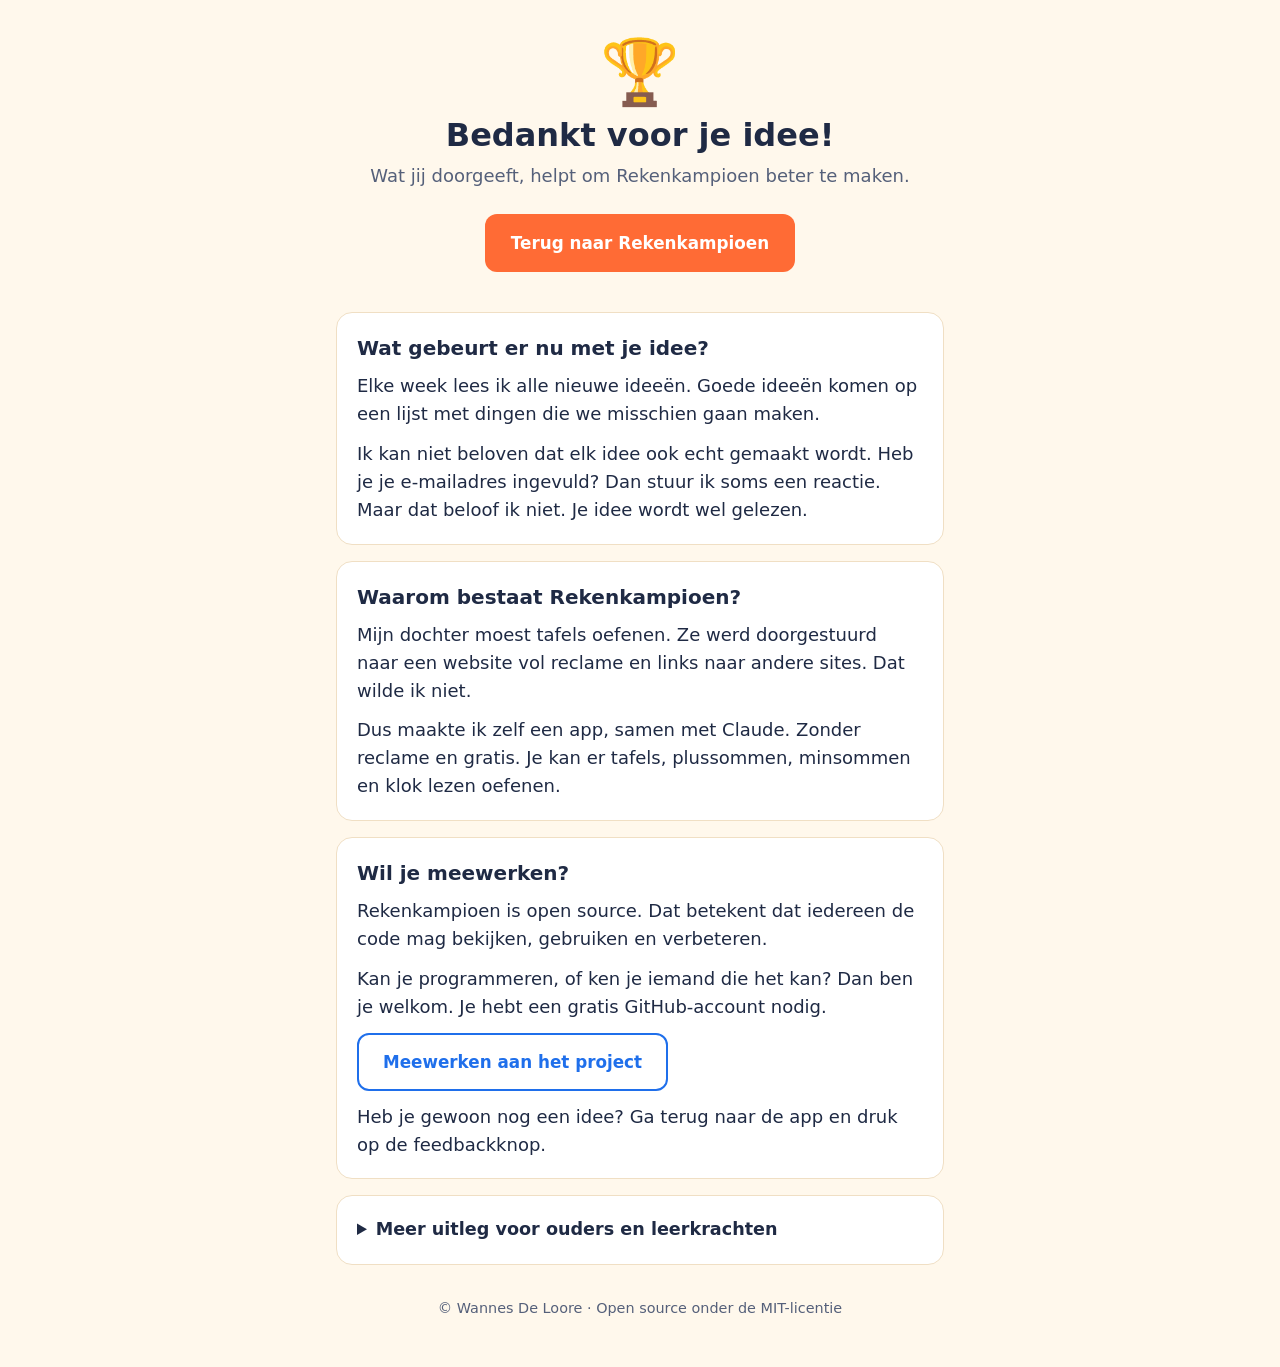
<file: bedankt.html>
<!doctype html>
<html lang="nl-BE">
<head>
<meta charset="utf-8">
<meta name="viewport" content="width=device-width, initial-scale=1">
<title>Bedankt voor je idee</title>
<meta name="robots" content="noindex">
<style>
  :root {
    --bg: #fff8ec;
    --card: #ffffff;
    --text: #1f2a44;
    --muted: #55607a;
    --accent: #ff6b35;
    --accent-text: #ffffff;
    --accent-2: #1f6feb;
    --line: #f0dfc4;
  }
  @media (prefers-color-scheme: dark) {
    :root {
      --bg: #141a2b;
      --card: #1d2540;
      --text: #f4f1ea;
      --muted: #b4bdd4;
      --accent: #ff8a5c;
      --accent-text: #1a1a1a;
      --accent-2: #8ab4ff;
      --line: #2e3858;
    }
  }
  * { box-sizing: border-box; }
  body {
    margin: 0;
    background: var(--bg);
    color: var(--text);
    font-family: system-ui, -apple-system, "Segoe UI", Roboto, sans-serif;
    font-size: 18px;
    line-height: 1.55;
  }
  main {
    max-width: 640px;
    margin: 0 auto;
    padding: 32px 16px 48px;
  }
  .hero { text-align: center; padding: 8px 0 24px; }
  .emoji { font-size: 64px; line-height: 1; }
  h1 { font-size: 2rem; margin: 12px 0 8px; line-height: 1.2; }
  .lead { color: var(--muted); margin: 0 auto 24px; max-width: 30em; }
  .btn {
    display: inline-block;
    padding: 14px 24px;
    border-radius: 12px;
    font-weight: 700;
    font-size: 1.05rem;
    text-decoration: none;
    border: 2px solid transparent;
  }
  .btn-main { background: var(--accent); color: var(--accent-text); }
  .btn-alt { border-color: var(--accent-2); color: var(--accent-2); }
  .btn:focus-visible, summary:focus-visible, a:focus-visible {
    outline: 3px solid var(--accent-2);
    outline-offset: 3px;
  }
  section, details {
    background: var(--card);
    border: 1px solid var(--line);
    border-radius: 16px;
    padding: 20px;
    margin-top: 16px;
  }
  h2 { font-size: 1.25rem; margin: 0 0 8px; }
  p { margin: 0 0 12px; }
  p:last-child { margin-bottom: 0; }
  summary { cursor: pointer; font-weight: 700; font-size: 1.1rem; }
  details[open] summary { margin-bottom: 12px; }
  a { color: var(--accent-2); }
  .btn-main, .btn-alt { color: inherit; }
  .btn-main { color: var(--accent-text); }
  .btn-alt { color: var(--accent-2); }
  footer { text-align: center; color: var(--muted); font-size: 0.9rem; margin-top: 32px; }
</style>
</head>
<body>
<main>

  <div class="hero">
    <div class="emoji" aria-hidden="true">🏆</div>
    <h1>Bedankt voor je idee!</h1>
    <p class="lead">Wat jij doorgeeft, helpt om Rekenkampioen beter te maken.</p>
    <a class="btn btn-main" href="https://rekenkampioen.wannesdeloore.be">Terug naar Rekenkampioen</a>
  </div>

  <section>
    <h2>Wat gebeurt er nu met je idee?</h2>
    <p>Elke week lees ik alle nieuwe ideeën. Goede ideeën komen op een lijst met dingen die we misschien gaan maken.</p>
    <p>Ik kan niet beloven dat elk idee ook echt gemaakt wordt. Heb je je e-mailadres ingevuld? Dan stuur ik soms een reactie. Maar dat beloof ik niet. Je idee wordt wel gelezen.</p>
    <!-- Roadmap: voeg hier een link toe zodra het projectbord openbaar is.
         Voorbeeld: <p><a href="URL_VAN_HET_BORD">Bekijk de lijst met plannen</a></p> -->
  </section>

  <section>
    <h2>Waarom bestaat Rekenkampioen?</h2>
    <p>Mijn dochter moest tafels oefenen. Ze werd doorgestuurd naar een website vol reclame en links naar andere sites. Dat wilde ik niet.</p>
    <p>Dus maakte ik zelf een app, samen met Claude. Zonder reclame en gratis. Je kan er tafels, plussommen, minsommen en klok lezen oefenen.</p>
  </section>

  <section>
    <h2>Wil je meewerken?</h2>
    <p>Rekenkampioen is open source. Dat betekent dat iedereen de code mag bekijken, gebruiken en verbeteren.</p>
    <p>Kan je programmeren, of ken je iemand die het kan? Dan ben je welkom. Je hebt een gratis GitHub-account nodig.</p>
    <p><a class="btn btn-alt" href="https://github.com/wannes-cmyk/rekenkampioen">Meewerken aan het project</a></p>
    <p>Heb je gewoon nog een idee? Ga terug naar de app en druk op de feedbackknop.</p>
  </section>

  <details>
    <summary>Meer uitleg voor ouders en leerkrachten</summary>
    <p>Rekenkampioen is een gratis oefenapp zonder reclame en zonder links naar andere websites. De app is begonnen als tafelspel en bevat nu ook plus, min en klok lezen.</p>
    <p>De code staat onder de MIT-licentie. Dat betekent dat je ze vrij mag gebruiken, aanpassen en delen.</p>
    <p>Ideeën via het formulier worden wekelijks bekeken. Er is geen garantie dat een idee wordt uitgewerkt en er is geen garantie op terugkoppeling.</p>
    <p>Wat gebeurt er met de gegevens? Het formulier loopt via Tally. De antwoorden worden met behulp van Claude opgehaald en doorgestuurd naar GitHub, en bewaard in Google Sheets. Een e-mailadres is niet verplicht. Als je het invult, gebruik ik het enkel om eventueel een reactie te geven op je idee, zonder belofte.</p>
    <p><a href="https://github.com/wannes-cmyk/rekenkampioen#readme">Lees de volledige README op GitHub</a></p>
  </details>

  <footer>
    <p>© Wannes De Loore · Open source onder de MIT-licentie</p>
  </footer>

</main>
</body>
</html>
</file>
